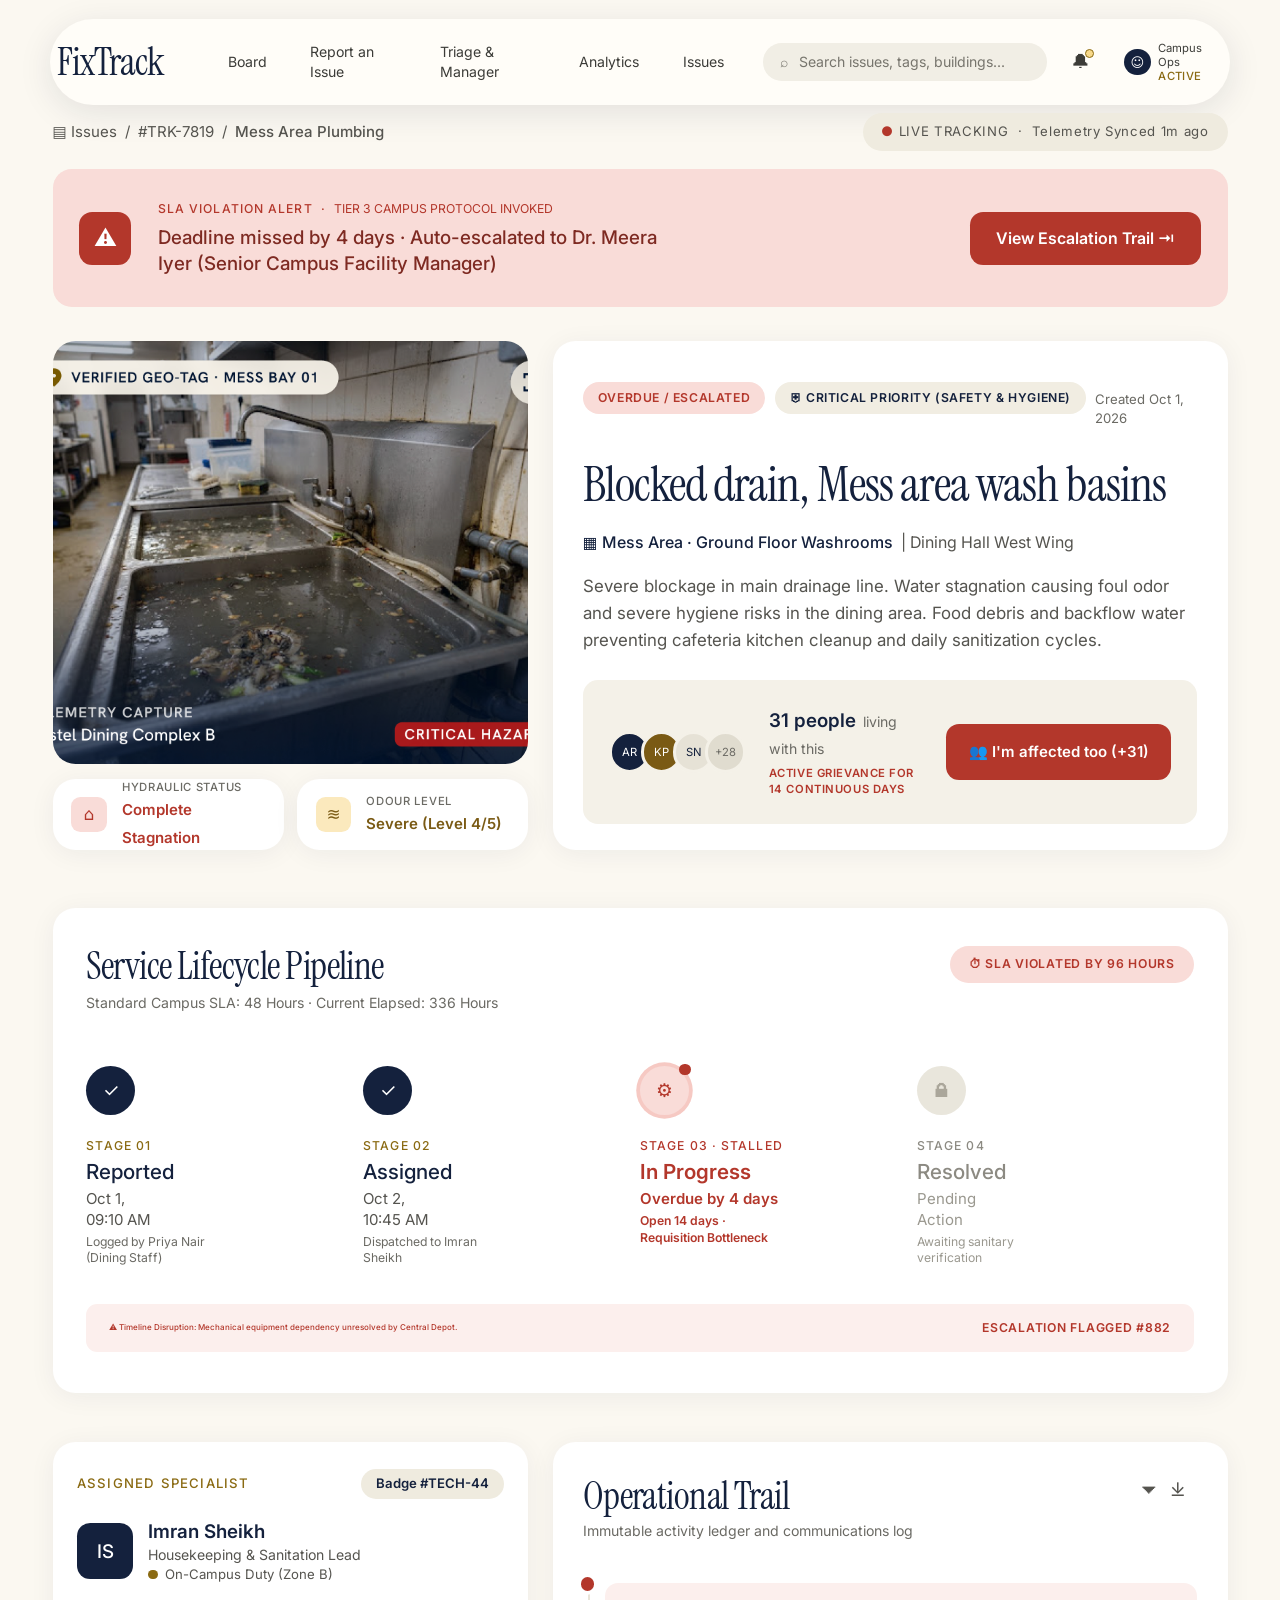
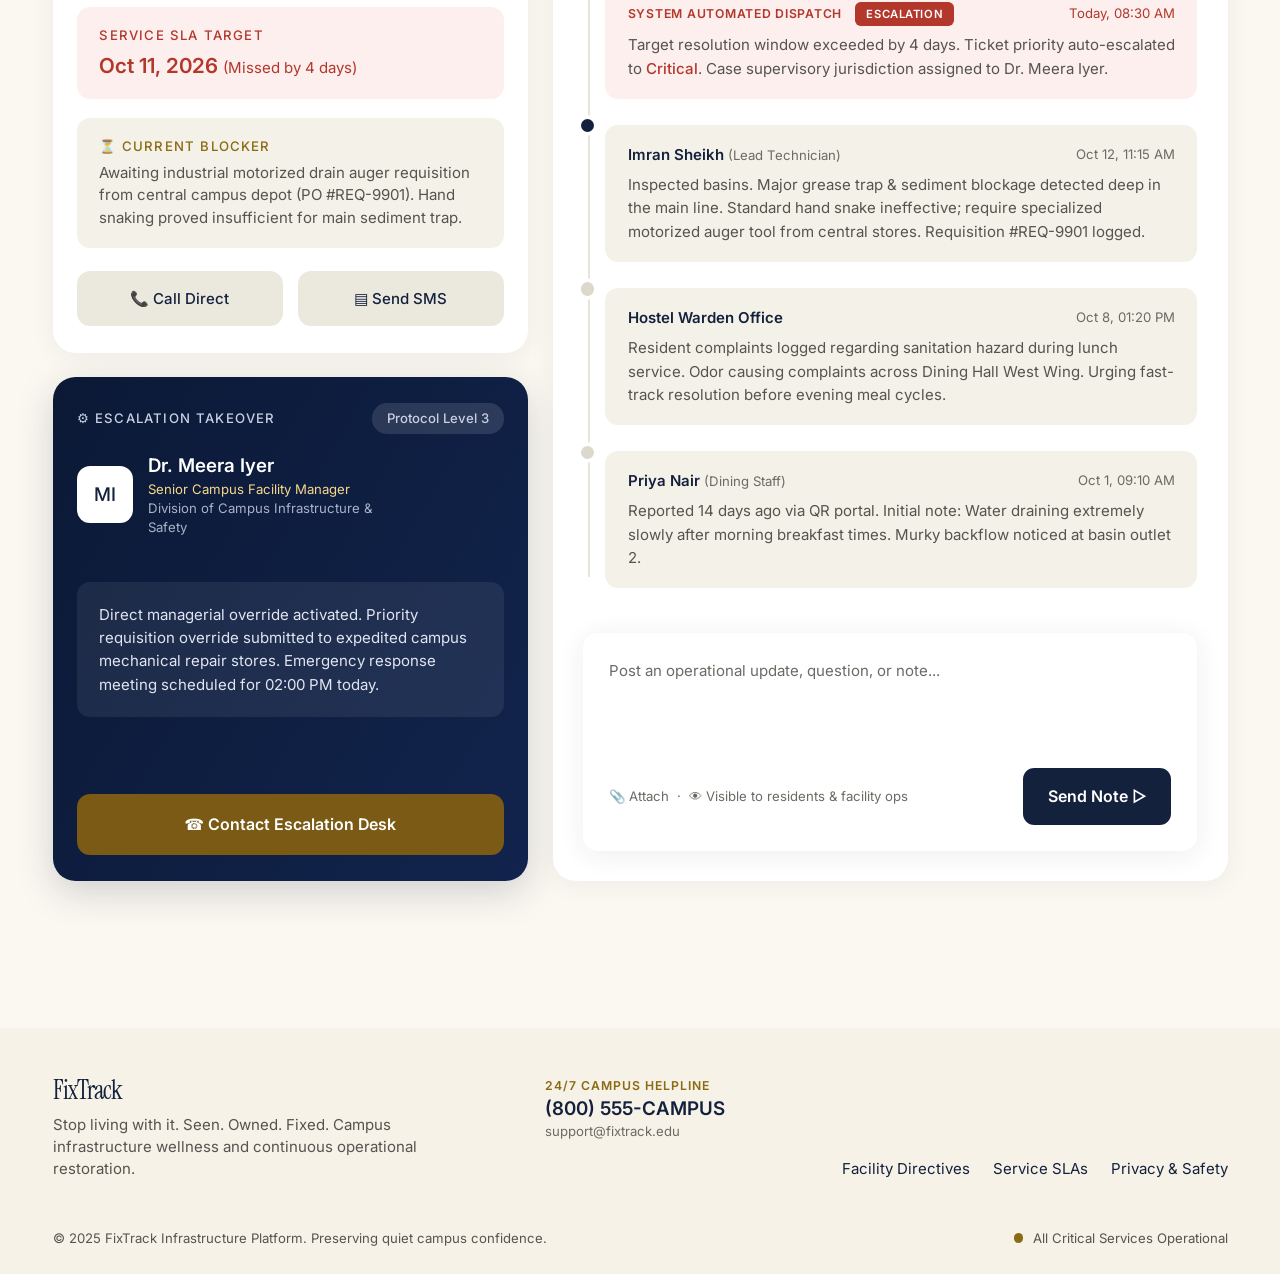
<file: feature.html>
<!doctype html>
<html lang="en">
  <head>
    <meta charset="UTF-8" />
    <meta name="viewport" content="width=device-width, initial-scale=1" />
    <title>FixTrack – #TRK-7819 Mess Area Plumbing</title>
    <link rel="preconnect" href="https://fonts.googleapis.com" />
    <link rel="preconnect" href="https://fonts.gstatic.com" crossorigin />
    <link
      href="https://fonts.googleapis.com/css2?family=Instrument+Serif&family=Inter:wght@400;500;600&display=swap"
      rel="stylesheet"
    />
    <link rel="stylesheet" href="feature.css" />
  </head>
  <body>
    <header class="nav">
      <a class="logo" href="#">FixTrack</a>
      <nav class="nav-links" aria-label="Main">
        <a href="#">Board</a><a href="#">Report an<br />Issue</a
        ><a href="#">Triage &amp;<br />Manager</a><a href="#">Analytics</a
        ><a href="#">Issues</a>
      </nav>
      <div class="search">⌕<span>Search issues, tags, buildings...</span></div>
      <span class="bell" aria-label="Notifications">🔔︎</span>
      <div class="user">
        <div class="avatar">☺</div>
        <div>Campus<br />Ops<span>ACTIVE</span></div>
      </div>
    </header>

    <main class="container">
      <div class="breadcrumbs">
        <span
          >▤ Issues &nbsp;/&nbsp; #TRK-7819 &nbsp;/&nbsp;
          <b style="font-weight: 500; color: var(--ink)"
            >Mess Area Plumbing</b
          ></span
        >
        <span class="live-badge"
          ><b>●</b> LIVE TRACKING &nbsp;·&nbsp; Telemetry Synced 1m ago</span
        >
      </div>

      <section class="sla-alert" role="alert">
        <div class="alert-icon">⚠</div>
        <div>
          <div class="small-label">
            SLA Violation Alert &nbsp;·&nbsp;
            <span style="font-weight: 400; letter-spacing: 0"
              >Tier 3 Campus Protocol Invoked</span
            >
          </div>
          <p>
            Deadline missed by 4 days · Auto-escalated to Dr. Meera Iyer (Senior
            Campus Facility Manager)
          </p>
        </div>
        <button class="btn">View Escalation Trail ⇥</button>
      </section>

      <section class="two-columns hero-section">
        <div>
          <div class="photo-card">
            <img
              src="mess-bay.png"
              alt="Blocked wash basin drain in Mess Bay 01, Hostel Dining Complex B (critical hazard)" height="370px" width="400px"
            />
          </div>
          <div class="mini-cards">
            <div class="card">
              <span class="icon-box">⌂</span>
              <div>
                <small>HYDRAULIC STATUS</small><b>Complete Stagnation</b>
              </div>
            </div>
            <div class="card odour-card">
              <span class="icon-box yellow">≋</span>
              <div><small>ODOUR LEVEL</small><b>Severe (Level 4/5)</b></div>
            </div>
          </div>
        </div>
        <article class="card details-card">
          <div class="tag-row">
            <span class="tag red">OVERDUE / ESCALATED</span
            ><span class="tag">⛨ CRITICAL PRIORITY (SAFETY &amp; HYGIENE)</span
            ><span class="created-date">Created Oct 1, 2026</span>
          </div>
          <h1>Blocked drain, Mess area wash basins</h1>
          <p class="location-line">
            <b>▦ Mess Area · Ground Floor Washrooms</b> &nbsp;| Dining Hall West
            Wing
          </p>
          <p class="description">
            Severe blockage in main drainage line. Water stagnation causing foul
            odor and severe hygiene risks in the dining area. Food debris and
            backflow water preventing cafeteria kitchen cleanup and daily
            sanitization cycles.
          </p>
          <div class="affected-box">
            <div class="avatar-group">
              <i>AR</i><i>KP</i><i>SN</i><i>+28</i>
            </div>
            <div>
              <span class="affected-count"
                >31 people<small>living with this</small></span
              ><em>ACTIVE GRIEVANCE FOR 14 CONTINUOUS DAYS</em>
            </div>
            <button class="btn">👥 I'm affected too (+31)</button>
          </div>
        </article>
      </section>

      <section class="card pipeline-card">
        <div class="pipeline-header">
          <div>
            <h2>Service Lifecycle Pipeline</h2>
            <p>Standard Campus SLA: 48 Hours · Current Elapsed: 336 Hours</p>
          </div>
          <span class="violation-badge">⏱ SLA VIOLATED BY 96 HOURS</span>
        </div>
        <div class="stages">
          <div class="stage">
            <div class="stage-circle">✓</div>
            <span class="small-label">STAGE 01</span><b>Reported</b
            ><span class="stage-time">Oct 1,<br />09:10 AM</span
            ><small>Logged by Priya Nair (Dining Staff)</small>
          </div>
          <div class="stage">
            <div class="stage-circle">✓</div>
            <span class="small-label">STAGE 02</span><b>Assigned</b
            ><span class="stage-time">Oct 2,<br />10:45 AM</span
            ><small>Dispatched to Imran Sheikh</small>
          </div>
          <div class="stage stalled">
            <div class="stage-circle">⚙</div>
            <span class="small-label">STAGE 03 · STALLED</span><b>In Progress</b
            ><span class="stage-time">Overdue by 4 days</span
            ><small style="max-width: none; font-weight: 600"
              >Open 14 days ·<br />Requisition Bottleneck</small
            >
          </div>
          <div class="stage pending">
            <div class="stage-circle">🔒︎</div>
            <span class="small-label">STAGE 04</span><b>Resolved</b
            ><span class="stage-time">Pending<br />Action</span
            ><small>Awaiting sanitary verification</small>
          </div>
        </div>
        <div class="disruption-banner">
          <span style="font-size: 8px; letter-spacing: 0; font-weight: 500"
            >⚠ Timeline Disruption: Mechanical equipment dependency unresolved
            by Central Depot.</span
          ><span>ESCALATION FLAGGED #882</span>
        </div>
      </section>

      <section class="two-columns bottom-section">
        <div class="left-column">
          <article class="card specialist-card">
            <div class="card-header">
              <span class="small-label">Assigned Specialist</span
              ><span class="badge">Badge #TECH-44</span>
            </div>
            <div class="person">
              <div class="icon-box">IS</div>
              <div>
                <b>Imran Sheikh</b
                ><small>Housekeeping &amp; Sanitation Lead</small
                ><small class="duty-status">On-Campus Duty (Zone B)</small>
              </div>
            </div>
            <div class="info-box pink">
              <span class="small-label">Service SLA Target</span
              ><b>Oct 11, 2026 <span>(Missed by 4 days)</span></b>
            </div>
            <div class="info-box">
              <span class="small-label">⏳ Current Blocker</span>
              <p>
                Awaiting industrial motorized drain auger requisition from
                central campus depot (PO #REQ-9901). Hand snaking proved
                insufficient for main sediment trap.
              </p>
            </div>
            <div class="action-buttons">
              <button>📞 Call Direct</button><button>▤ Send SMS</button>
            </div>
          </article>
          <article class="escalation-card">
            <div class="card-header">
              <span class="small-label">⚙ Escalation Takeover</span
              ><span class="badge">Protocol Level 3</span>
            </div>
            <div class="person">
              <div class="icon-box">MI</div>
              <div>
                <b>Dr. Meera Iyer</b
                ><small>Senior Campus Facility Manager</small
                ><small
                  >Division of Campus Infrastructure &amp;<br />Safety</small
                >
              </div>
            </div>
            <div class="escalation-message">
              Direct managerial override activated. Priority requisition
              override submitted to expedited campus mechanical repair stores.
              Emergency response meeting scheduled for 02:00 PM today.
            </div>
            <button class="escalation-button">☎ Contact Escalation Desk</button>
          </article>
        </div>

        <article class="card trail-card">
          <div class="trail-header">
            <div>
              <h2>Operational Trail</h2>
              <p>Immutable activity ledger and communications log</p>
            </div>
            <span>⏷⤓</span>
          </div>
          <div class="timeline">
            <div class="timeline-event system-event">
              <div class="event-header">
                <b
                  >SYSTEM AUTOMATED DISPATCH
                  <span class="pill">ESCALATION</span></b
                ><span>Today, 08:30 AM</span>
              </div>
              <p>
                Target resolution window exceeded by 4 days. Ticket priority
                auto-escalated to <b>Critical</b>. Case supervisory jurisdiction
                assigned to Dr. Meera Iyer.
              </p>
            </div>
            <div class="timeline-event navy-dot">
              <div class="event-header">
                <b>Imran Sheikh <small>(Lead Technician)</small></b
                ><span>Oct 12, 11:15 AM</span>
              </div>
              <p>
                Inspected basins. Major grease trap &amp; sediment blockage
                detected deep in the main line. Standard hand snake ineffective;
                require specialized motorized auger tool from central stores.
                Requisition #REQ-9901 logged.
              </p>
            </div>
            <div class="timeline-event">
              <div class="event-header">
                <b>Hostel Warden Office</b><span>Oct 8, 01:20 PM</span>
              </div>
              <p>
                Resident complaints logged regarding sanitation hazard during
                lunch service. Odor causing complaints across Dining Hall West
                Wing. Urging fast-track resolution before evening meal cycles.
              </p>
            </div>
            <div class="timeline-event">
              <div class="event-header">
                <b>Priya Nair <small>(Dining Staff)</small></b
                ><span>Oct 1, 09:10 AM</span>
              </div>
              <p>
                Reported 14 days ago via QR portal. Initial note: Water draining
                extremely slowly after morning breakfast times. Murky backflow
                noticed at basin outlet 2.
              </p>
            </div>
          </div>
          <div class="composer">
            <span>Post an operational update, question, or note...</span>
            <div class="composer-footer">
              <span
                >📎 Attach &nbsp;·&nbsp; 👁 Visible to residents &amp; facility
                ops</span
              ><button class="send-button">Send Note ▷</button>
            </div>
          </div>
        </article>
      </section>
    </main>

    <footer>
      <div class="footer-content">
        <div>
          <div class="logo">FixTrack</div>
          <p>
            Stop living with it. Seen. Owned. Fixed. Campus infrastructure
            wellness and continuous operational restoration.
          </p>
        </div>
        <div class="helpline">
          <small>24/7 CAMPUS HELPLINE</small><b>(800) 555-CAMPUS</b
          ><span>support@fixtrack.edu</span>
        </div>
        <nav class="footer-links">
          <a href="#">Facility Directives</a><a href="#">Service SLAs</a
          ><a href="#">Privacy &amp; Safety</a>
        </nav>
      </div>
      <div class="footer-bottom">
        <p>
          © 2025 FixTrack Infrastructure Platform. Preserving quiet campus
          confidence.
        </p>
        <span>All Critical Services Operational</span>
      </div>
    </footer>
  </body>
</html>
</file>
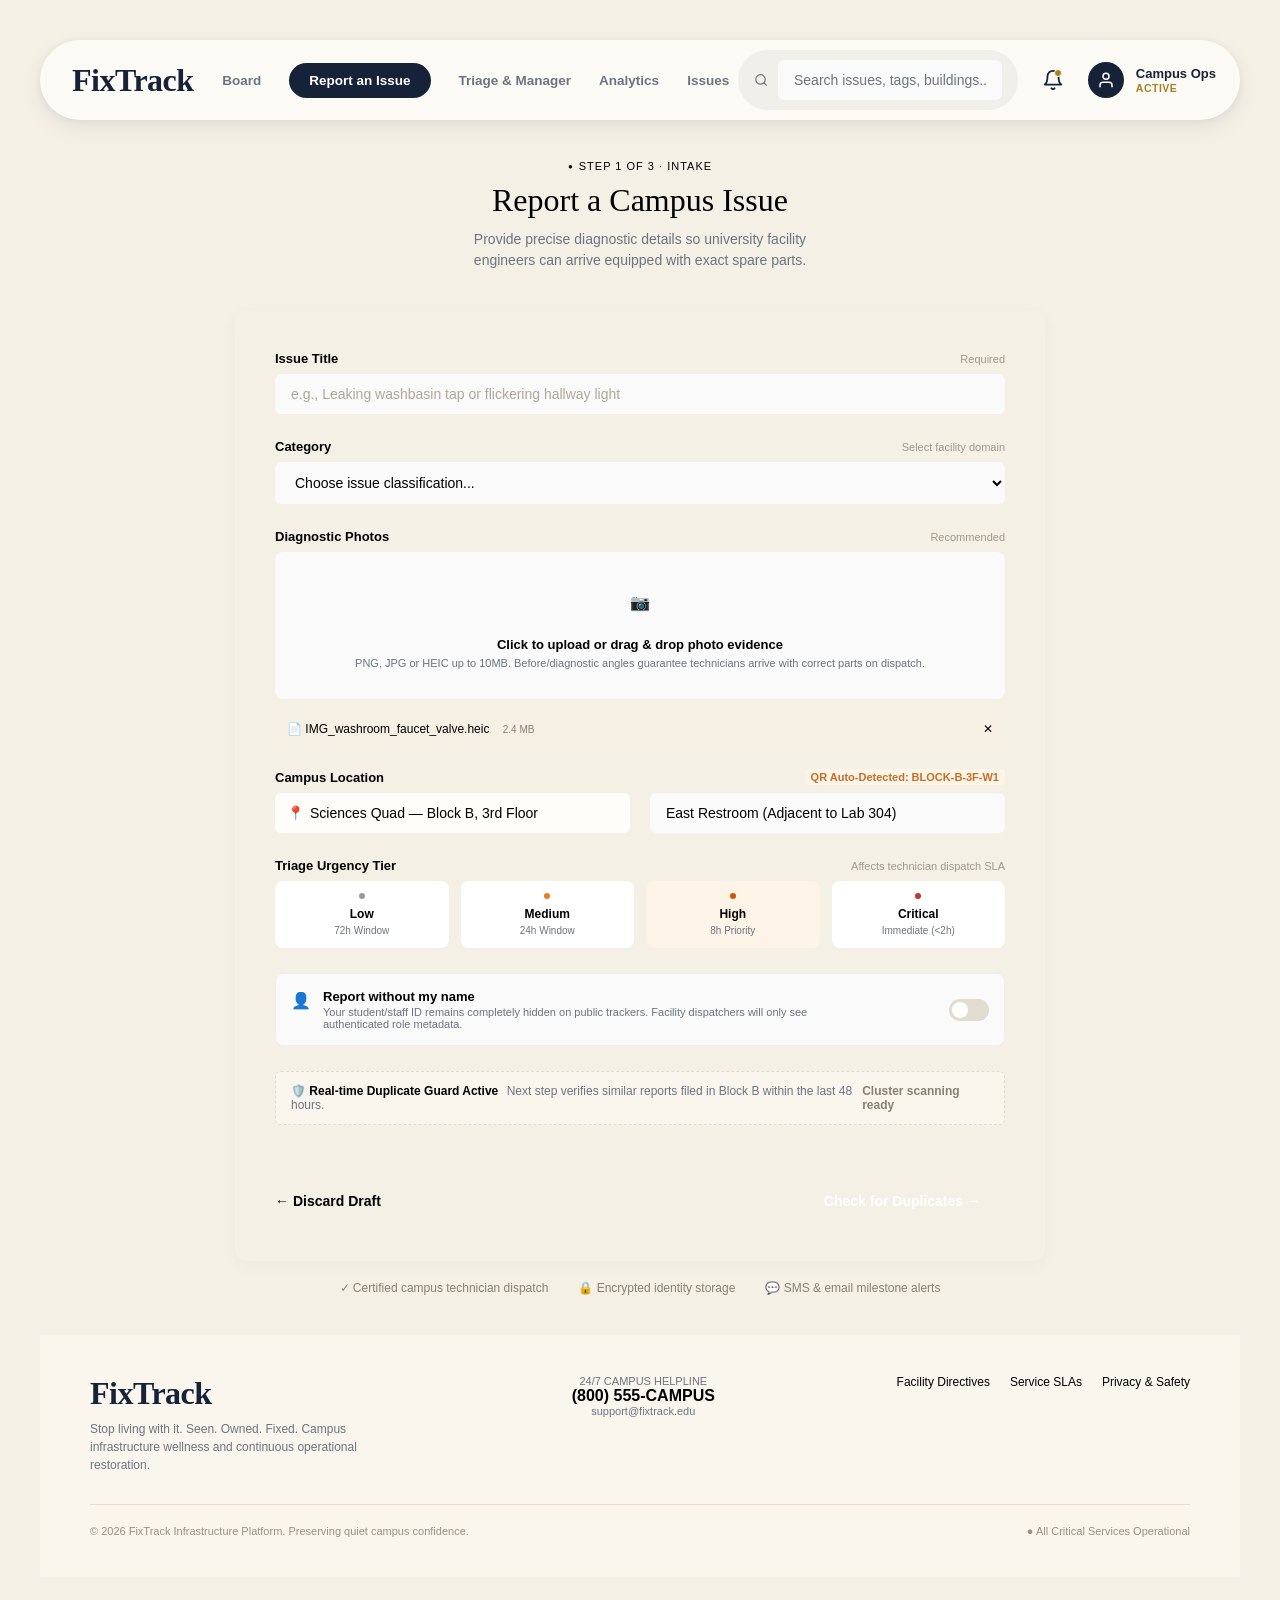
<file: report-issue/report.html>
<!doctype html>
<html lang="en">
  <head>
    <meta charset="UTF-8" />
    <meta name="viewport" content="width=device-width, initial-scale=1.0" />
    <title>FixTrack - Report a Campus Issue</title>
    <!-- Linking external CSS stylesheet -->
    <link rel="stylesheet" href="report.css" />
  </head>
  <body>
    <nav class="floating-navbar">
      <a href="#" class="logo">FixTrack</a>

      <ul class="nav-links">
        <li><a href="#">Board</a></li>
        <li><a href="#" class="active">Report an Issue</a></li>
        <li><a href="#">Triage & Manager</a></li>
        <li><a href="#">Analytics</a></li>
        <li><a href="#">Issues</a></li>
      </ul>

      <div class="nav-right">
        <div class="search-box">
          <svg
            class="search-icon"
            xmlns="http://www.w3.org/2000/svg"
            viewBox="0 0 24 24"
            fill="none"
            stroke="currentColor"
            stroke-width="2"
            stroke-linecap="round"
            stroke-linejoin="round"
          >
            <circle cx="11" cy="11" r="8"></circle>
            <line x1="21" y1="21" x2="16.65" y2="16.65"></line>
          </svg>
          <input type="text" placeholder="Search issues, tags, buildings..." />
        </div>

        <button class="notif-btn" aria-label="Notifications">
          <svg
            xmlns="http://www.w3.org/2000/svg"
            viewBox="0 0 24 24"
            fill="none"
            stroke="currentColor"
            stroke-width="2"
            stroke-linecap="round"
            stroke-linejoin="round"
          >
            <path d="M18 8A6 6 0 0 0 6 8c0 7-3 9-3 9h18s-3-2-3-9"></path>
            <path d="M13.73 21a2 2 0 0 1-3.46 0"></path>
          </svg>
          <span class="notif-dot"></span>
        </button>

        <div class="user-profile">
          <div class="avatar">
            <svg
              xmlns="http://www.w3.org/2000/svg"
              viewBox="0 0 24 24"
              fill="none"
              stroke="currentColor"
              stroke-width="2"
              stroke-linecap="round"
              stroke-linejoin="round"
            >
              <path d="M20 21v-2a4 4 0 0 0-4-4H8a4 4 0 0 0-4 4v2"></path>
              <circle cx="12" cy="7" r="4"></circle>
            </svg>
          </div>
          <div class="user-details">
            <span class="user-name">Campus Ops</span>
            <span class="user-status">ACTIVE</span>
          </div>
        </div>
      </div>
    </nav>
        <main>
      <div class="step-indicator">Step 1 of 3 · Intake</div>
      <h1>Report a Campus Issue</h1>
      <p class="subtitle">
        Provide precise diagnostic details so university facility<br />engineers
        can arrive equipped with exact spare parts.
      </p>

      <div class="form-card">
        <div class="form-group">
          <div class="form-label-row">
            <label for="issue-title">Issue Title</label>
            <span class="label-hint">Required</span>
          </div>
          <input
            type="text"
            id="issue-title"
            placeholder="e.g., Leaking washbasin tap or flickering hallway light"
          />
        </div>

        <div class="form-group">
          <div class="form-label-row">
            <label for="category">Category</label>
            <span class="label-hint">Select facility domain</span>
          </div>
          <select id="category">
            <option>Choose issue classification...</option>
          </select>
        </div>

        <div class="form-group">
          <div class="form-label-row">
            <label>Diagnostic Photos</label>
            <span class="label-hint">Recommended</span>
          </div>
          <div class="upload-container">
            <div class="upload-icon">📷</div>
            <div class="upload-text">
              <h4>Click to upload or drag & drop photo evidence</h4>
              <p>
                PNG, JPG or HEIC up to 10MB. Before/diagnostic angles guarantee
                technicians arrive with correct parts on dispatch.
              </p>
            </div>
          </div>
          <div class="uploaded-file-tag">
            <span
              >📄 IMG_washroom_faucet_valve.heic
              <small class="file-size">2.4 MB</small></span
            >
            <span class="remove-file">✕</span>
          </div>
        </div>

        <div class="form-group">
          <div class="form-label-row">
            <label>Campus Location</label>
            <span class="qr-badge">QR Auto-Detected: BLOCK-B-3F-W1</span>
          </div>
          <div class="location-grid">
            <div class="input-with-icon">
              <span class="input-icon-left">📍</span>
              <input type="text" value="Sciences Quad — Block B, 3rd Floor" />
            </div>
            <div>
              <input type="text" value="East Restroom (Adjacent to Lab 304)" />
            </div>
          </div>
        </div>

        <div class="form-group">
          <div class="form-label-row">
            <label>Triage Urgency Tier</label>
            <span class="label-hint">Affects technician dispatch SLA</span>
          </div>
          <div class="urgency-grid">
            <div class="urgency-btn low">
              <div class="dot"></div>
              <span class="urgency-title">Low</span>
              <span class="urgency-desc">72h Window</span>
            </div>
            <div class="urgency-btn medium">
              <div class="dot"></div>
              <span class="urgency-title">Medium</span>
              <span class="urgency-desc">24h Window</span>
            </div>
            <div class="urgency-btn active high">
              <div class="dot"></div>
              <span class="urgency-title">High</span>
              <span class="urgency-desc">8h Priority</span>
            </div>
            <div class="urgency-btn critical">
              <div class="dot"></div>
              <span class="urgency-title">Critical</span>
              <span class="urgency-desc">Immediate (&lt;2h)</span>
            </div>
          </div>
        </div>

        <div class="form-group">
          <div class="toggle-row">
            <div class="toggle-info">
              <span class="toggle-icon">👤</span>
              <div>
                <h4>Report without my name</h4>
                <p>
                  Your student/staff ID remains completely hidden on public
                  trackers. Facility dispatchers will only see authenticated
                  role metadata.
                </p>
              </div>
            </div>
            <label class="switch">
              <input type="checkbox" />
              <span class="slider"></span>
            </label>
          </div>
        </div>

        <div class="form-group">
          <div class="alert-banner">
            <span
              >🛡️ <strong>Real-time Duplicate Guard Active</strong>
              <span class="alert-subtext"
                >Next step verifies similar reports filed in Block B within the
                last 48 hours.</span
              ></span
            >
            <span class="scanner-status">Cluster scanning ready</span>
          </div>
        </div>

        <div class="form-actions">
          <button class="btn-text">← Discard Draft</button>
          <button class="btn-primary">Check for Duplicates →</button>
        </div>
      </div>

      <div class="badges-bar">
        <span>✓ Certified campus technician dispatch</span>
        <span>🔒 Encrypted identity storage</span>
        <span>💬 SMS & email milestone alerts</span>
      </div>
    </main>

    <footer>
      <div class="footer-top">
        <div class="footer-brand">
          <div class="logo">FixTrack</div>
          <p>
            Stop living with it. Seen. Owned. Fixed. Campus infrastructure
            wellness and continuous operational restoration.
          </p>
        </div>
        <div class="footer-helpline">
          <div class="helpline-title">24/7 CAMPUS HELPLINE</div>
          <div class="helpline-num">(800) 555-CAMPUS</div>
          <div class="helpline-email">support@fixtrack.edu</div>
        </div>
        <div class="footer-links">
          <a href="#">Facility Directives</a>
          <a href="#">Service SLAs</a>
          <a href="#">Privacy & Safety</a>
        </div>
      </div>
      <div class="footer-bottom">
        <span
          >© 2026 FixTrack Infrastructure Platform. Preserving quiet campus
          confidence.</span
        >
        <span>● All Critical Services Operational</span>
      </div>
    </footer>
  </body>
</html>
</file>
<file: feature.css>
/* Responsive scaling: every size below is in rem, so changing the
   font-size on <html> scales the whole page up or down together.
   From 768px wide, 1rem = 2.35% of the screen width, so the page
   always fills about 92% of the screen. */
html {
    font-size: 16px;
}

@media (min-width: 768px) {
    html { font-size: 2.35vw; }
}

/* Stop growing on very large screens */
@media (min-width: 2043px) {
    html { font-size: 48px; }
}

* {
    box-sizing: border-box;
    margin: 0;
    padding: 0;
}

body {
    background: #fbf8f1;
    color: #14213d;
    font-family: "Inter",system-ui,-apple-system,"Segoe UI",sans-serif;
    font-size: 0.625rem;
    line-height: 1.45;
}

button {
    font: inherit;
    color: inherit;
    border: 0;
    cursor: pointer;
}

a {
    color: inherit;
    text-decoration: none;
}

:focus-visible {
    outline: 0.125rem solid #14213d;
    outline-offset: 0.125rem;
}

.container {
    width: calc(100% - 1.5rem);
    max-width: 39.0625rem;
    margin: 0 auto;
}

.small-label {
    font-size: 0.4375rem;
    letter-spacing: .09em;
    font-weight: 500;
    color: #8a6a12;
    text-transform: uppercase;
}

.card {
    background: #fff;
    border-radius: 0.75rem;
    box-shadow: 0 0.125rem 0.875rem rgba(20,33,61,.06);
}


/* nav */
.nav {
    display: flex;
    align-items: center;
    width: calc(100% - 1.5rem);
    max-width: 39.25rem;
    height: 2.875rem;
    margin: 0.625rem auto 0;
    padding: 0 1rem 0 0.25rem;
    background: #fffdf8;
    border-radius: 1.75rem;
    box-shadow: 0 0.25rem 1.125rem rgba(20,33,61,.10);
}

.logo {
    font-family: "Instrument Serif","Times New Roman",serif;
    font-size: 1.3125rem;
    line-height: 1;
    letter-spacing: -0.0312rem;
    flex: none;
}

.nav-links {
    display: flex;
    align-items: center;
    margin-left: 2.125rem;
    font-size: 0.4688rem;
    line-height: 1.45;
    color: #3c3c38;
}

.nav-links a {
    white-space: nowrap;
}

.nav-links a:nth-child(2) {
    margin-left: 1.4375rem;
}

.nav-links a:nth-child(3) {
    margin-left: 2.1875rem;
}

.nav-links a:nth-child(4) {
    margin-left: 2.6875rem;
}

.nav-links a:nth-child(5) {
    margin-left: 1.4375rem;
}

.search {
    flex: none;
    display: flex;
    align-items: center;
    gap: 0.375rem;
    width: 9.4375rem;
    height: 1.25rem;
    margin-left: 1.3125rem;
    padding: 0 0.5625rem;
    border-radius: 0.625rem;
    background: #f1eee5;
    color: #77756d;
    font-size: 0.4688rem;
    white-space: nowrap;
    overflow: hidden;
}

.bell {
    position: relative;
    flex: none;
    margin-left: 0.8125rem;
    font-size: 0.625rem;
    line-height: 1;
    color: #3c3c38;
}

.bell::after {
    content: "";
    position: absolute;
    top: -0.125rem;
    right: -0.125rem;
    width: 0.25rem;
    height: 0.25rem;
    border-radius: 50%;
    background: #f8d98a;
    border: 0.0625rem solid #8a6a12;
}

.user {
    display: flex;
    align-items: center;
    gap: 0.25rem;
    flex: none;
    margin-left: 1.125rem;
    font-size: 0.375rem;
    line-height: 1.25;
    color: #3c3c38;
}

.avatar {
    width: 0.875rem;
    height: 0.875rem;
    border-radius: 50%;
    background: #14213d;
    color: #fff;
    display: grid;
    place-items: center;
    font-size: 0.4375rem;
}

.user span {
    display: block;
    color: #8a6a12;
    font-weight: 500;
    letter-spacing: .04em;
}


/* crumbs + alert */
.breadcrumbs {
    display: flex;
    justify-content: space-between;
    align-items: center;
    margin: 0.25rem 0 0.625rem;
    font-size: 0.5rem;
    color: #55544f;
}

.breadcrumbs .live-badge {
    padding: 0.3125rem 0.625rem;
    border-radius: 0.75rem;
    background: #efebdf;
    font-size: 0.4375rem;
    letter-spacing: .05em;
    color: #55544f;
}

.breadcrumbs .live-badge b {
    color: #b3372b;
    font-weight: 600;
}

.sla-alert {
    display: flex;
    align-items: center;
    gap: 0.875rem;
    padding: 1rem 0.875rem;
    border-radius: 0.625rem;
    background: #f9dcd8;
    color: #7e2a22;
}

.sla-alert .alert-icon {
    flex: none;
    width: 1.75rem;
    height: 1.75rem;
    border-radius: 0.4375rem;
    background: #b3372b;
    color: #fff;
    display: grid;
    place-items: center;
    font-size: 0.75rem;
}

.sla-alert .small-label {
    color: #b3372b;
    font-size: 0.4062rem;
}

.sla-alert p {
    font-size: 0.625rem;
    font-weight: 500;
    line-height: 1.4;
    margin-top: 0.25rem;
    max-width: 16.875rem;
}

.sla-alert .btn {
    margin-left: auto;
    flex: none;
    padding: 0.5rem 0.875rem;
    border-radius: 0.4375rem;
    background: #b3372b;
    color: #fff;
    font-size: 0.5312rem;
    font-weight: 600;
}


/* hero */
.two-columns {
    display: grid;
    grid-template-columns: 253fr 359fr;
    gap: 0.8125rem;
}

.hero-section {
    margin-top: 1.125rem;
}

.photo-card {
    position: relative;
    isolation: isolate;
    height: 11.875rem;
    border-radius: 0.75rem;
    overflow: hidden;
    color: #fff;
    padding: 0.625rem;
    display: flex;
    flex-direction: column;
    justify-content: space-between;
}

.photo-card::before {
    content: "";
    position: absolute;
    top: 0;
    right: 0;
    bottom: 0;
    left: 0;
    z-index: -2;
    background: radial-gradient(ellipse 60% 30% at 55% 62%,#8b9296,transparent 70%),linear-gradient(165deg,#3a3e41 0%,#6a6f72 45%,#25282b 100%);
}

.photo-card::after {
    content: "";
    position: absolute;
    top: 0;
    right: 0;
    bottom: 0;
    left: 0;
    z-index: -1;
    background: linear-gradient(transparent 55%,rgba(10,12,16,.85));
}

.photo-card .photo-top {
    display: flex;
    justify-content: space-between;
    align-items: flex-start;
}

.geo-tag {
    padding: 0.25rem 0.5625rem;
    border-radius: 0.75rem;
    background: #fff;
    color: #14213d;
    font-size: 0.4062rem;
    letter-spacing: .06em;
    font-weight: 600;
}

.geo-tag i {
    color: #b3372b;
    font-style: normal;
}

.expand-icon {
    width: 1.125rem;
    height: 1.125rem;
    border-radius: 50%;
    background: rgba(255,255,255,.25);
    display: grid;
    place-items: center;
    font-size: 0.5625rem;
}

.photo-card .photo-bottom {
    display: flex;
    justify-content: space-between;
    align-items: flex-end;
    font-size: 0.5312rem;
    line-height: 1.35;
}

.photo-card .photo-bottom small {
    display: block;
    font-size: 0.4062rem;
    letter-spacing: .06em;
    color: #e5e2da;
}

.hazard-badge {
    padding: 0.1875rem 0.5rem;
    border-radius: 0.1875rem;
    background: #b3372b;
    font-size: 0.4062rem;
    font-weight: 600;
    letter-spacing: .06em;
}

.hero-section>div:first-child {
    display: flex;
    flex-direction: column;
}

.hero-section .photo-card {
    flex: 1;
    height: auto;
    min-height: 11.875rem;
}

.mini-cards {
    display: grid;
    grid-template-columns: 1fr 1fr;
    gap: 0.4375rem;
    margin-top: 0.5rem;
}

.mini-cards .card {
    display: flex;
    align-items: center;
    gap: 0.5rem;
    padding: 0.5rem 0.625rem;
    height: 2.375rem;
}

.mini-cards .icon-box {
    flex: none;
    width: 1.1875rem;
    height: 1.1875rem;
    border-radius: 0.3125rem;
    background: #f9dcd8;
    color: #b3372b;
    display: grid;
    place-items: center;
    font-size: 0.5625rem;
}

.mini-cards .icon-box.yellow {
    background: #fbe9bd;
    color: #7a5a14;
}

.mini-cards small {
    display: block;
    font-size: 0.375rem;
    letter-spacing: .06em;
    color: #6b6a64;
    font-weight: 500;
}

.mini-cards b {
    font-size: 0.5rem;
    font-weight: 600;
    color: #b3372b;
}

.mini-cards .yellow~div b,
.mini-cards .odour-card b {
    color: #7a5a14;
}

.details-card {
    padding: 0.875rem 1rem 0.875rem;
}

.tag-row {
    display: flex;
    gap: 0.3125rem;
    align-items: center;
}

.tag {
    padding: 0.25rem 0.5rem;
    border-radius: 0.5625rem;
    background: #f1ede2;
    font-size: 0.4062rem;
    letter-spacing: .05em;
    font-weight: 600;
    white-space: nowrap;
}

.tag.red {
    background: #f9dcd8;
    color: #b3372b;
}

.tag-row .created-date {
    margin-left: auto;
    font-size: 0.4375rem;
    color: #6b6a64;
    align-self: flex-start;
    margin-top: 0.75rem;
}

h1 {
    font-family: "Instrument Serif","Times New Roman",serif;
    font-weight: 400;
    font-size: 1.625rem;
    line-height: 1.1;
    letter-spacing: -0.0312rem;
    margin: 1rem 0 0.625rem;
}

.location-line {
    font-size: 0.5312rem;
    color: #55544f;
    margin-bottom: 0.625rem;
}

.location-line b {
    font-weight: 500;
    color: #14213d;
}

.description {
    font-size: 0.5625rem;
    line-height: 1.6;
    color: #55544f;
    margin-bottom: 0.875rem;
}

.affected-box {
    display: flex;
    align-items: center;
    gap: 0.75rem;
    padding: 0.875rem 0.875rem;
    border-radius: 0.5rem;
    background: #f4f1e8;
}

.avatar-group {
    display: flex;
    flex: none;
}

.avatar-group i {
    width: 1.375rem;
    height: 1.375rem;
    border-radius: 50%;
    border: 0.125rem solid #f4f1e8;
    display: grid;
    place-items: center;
    font-style: normal;
    font-size: 0.375rem;
    background: #14213d;
    color: #fff;
    margin-left: -0.3125rem;
}

.avatar-group i:first-child {
    margin-left: 0;
}

.avatar-group i:nth-child(2) {
    background: #7a5a14;
}

.avatar-group i:nth-child(3) {
    background: #e6e2d6;
    color: #14213d;
}

.avatar-group i:nth-child(4) {
    background: #e0dccf;
    color: #6b6a64;
}

.affected-box .affected-count {
    font-size: 0.625rem;
    font-weight: 600;
    line-height: 1.1;
}

.affected-box small {
    font-size: 0.4688rem;
    color: #6b6a64;
    font-weight: 400;
    margin-left: 0.25rem;
}

.affected-box em {
    display: block;
    font-style: normal;
    font-size: 0.375rem;
    letter-spacing: .05em;
    color: #b3372b;
    font-weight: 600;
    margin-top: 0.125rem;
    max-width: 8.125rem;
}

.affected-box .btn {
    margin-left: auto;
    padding: 0.5625rem 0.75rem;
    border-radius: 0.4375rem;
    background: #b3372b;
    color: #fff;
    font-size: 0.5rem;
    font-weight: 600;
    white-space: nowrap;
}


/* pipeline */
.pipeline-card {
    margin-top: 1.9375rem;
    padding: 1.25rem 1.125rem 1.375rem;
}

.pipeline-header {
    display: flex;
    justify-content: space-between;
    align-items: flex-start;
}

.pipeline-header h2 {
    font-family: "Instrument Serif","Times New Roman",serif;
    font-weight: 400;
    font-size: 1.25rem;
    line-height: 1.1;
    letter-spacing: -0.0187rem;
}

.pipeline-header p {
    font-size: 0.4688rem;
    color: #6b6a64;
    margin-top: 0.1875rem;
}

.violation-badge {
    padding: 0.3125rem 0.625rem;
    border-radius: 0.625rem;
    background: #f9dcd8;
    color: #b3372b;
    font-size: 0.4062rem;
    letter-spacing: .06em;
    font-weight: 600;
}

.stages {
    display: grid;
    grid-template-columns: repeat(4,1fr);
    gap: 0;
    margin: 1.75rem 0 1.25rem;
}

.stage {
    font-size: 0.5rem;
    line-height: 1.35;
}

.stage .stage-circle {
    position: relative;
    width: 1.625rem;
    height: 1.625rem;
    border-radius: 50%;
    background: #14213d;
    color: #fff;
    display: grid;
    place-items: center;
    font-size: 0.625rem;
    margin-bottom: 0.75rem;
}

.stage.stalled .stage-circle {
    background: #f9dcd8;
    color: #b3372b;
    box-shadow: 0 0 0 0.125rem #f6c9c3;
}

.stage.stalled .stage-circle::after {
    content: "";
    position: absolute;
    top: -0.0625rem;
    right: -0.0625rem;
    width: 0.375rem;
    height: 0.375rem;
    border-radius: 50%;
    background: #b3372b;
}

.stage.pending .stage-circle {
    background: #e9e6dc;
    color: #aaa69a;
}

.stage .small-label {
    display: block;
    font-size: 0.4062rem;
    margin-bottom: 0.125rem;
}

.stage b {
    display: block;
    font-size: 0.6875rem;
    font-weight: 500;
    margin-bottom: 0.125rem;
}

.stage .stage-time {
    display: block;
    font-size: 0.5rem;
    color: #55544f;
}

.stage small {
    display: block;
    font-size: 0.4062rem;
    color: #6b6a64;
    margin-top: 0.125rem;
    max-width: 5rem;
}

.stage.stalled .small-label,
.stage.stalled b,
.stage.stalled .stage-time,
.stage.stalled small {
    color: #b3372b;
}

.stage.stalled b,
.stage.stalled .stage-time {
    font-weight: 600;
}

.stage.pending .small-label,
.stage.pending b {
    color: #8c8a82;
}

.stage.pending small,
.stage.pending .stage-time {
    color: #9a988f;
}

.disruption-banner {
    display: flex;
    justify-content: space-between;
    align-items: center;
    padding: 0.5rem 0.75rem;
    border-radius: 0.375rem;
    background: #fcefed;
    color: #b3372b;
    font-size: 0.5rem;
    font-weight: 500;
}

.disruption-banner span {
    font-size: 0.4062rem;
    letter-spacing: .06em;
    font-weight: 600;
}


/* bottom */
.bottom-section {
    margin-top: 1.625rem;
    align-items: stretch;
}

.left-column {
    display: flex;
    flex-direction: column;
    gap: 0.8125rem;
}

.specialist-card {
    padding: 0.875rem 0.8125rem;
}

.card-header {
    display: flex;
    justify-content: space-between;
    align-items: center;
    margin-bottom: 0.625rem;
}

.badge {
    padding: 0.1875rem 0.5rem;
    border-radius: 0.5rem;
    background: #efebdf;
    font-size: 0.4375rem;
    font-weight: 600;
}

.person {
    display: flex;
    align-items: center;
    gap: 0.5rem;
    margin-bottom: 0.75rem;
}

.person .icon-box {
    width: 1.875rem;
    height: 1.875rem;
    border-radius: 0.4375rem;
    background: #14213d;
    color: #fff;
    display: grid;
    place-items: center;
    font-size: 0.625rem;
    font-weight: 500;
}

.person b {
    display: block;
    font-size: 0.625rem;
    font-weight: 600;
}

.person small {
    display: block;
    font-size: 0.4688rem;
    color: #55544f;
}

.person .duty-status {
    font-size: 0.4375rem;
}

.person .duty-status::before {
    content: "";
    display: inline-block;
    width: 0.3125rem;
    height: 0.3125rem;
    border-radius: 50%;
    background: #8a6a12;
    margin-right: 0.25rem;
}

.info-box {
    padding: 0.625rem 0.75rem;
    border-radius: 0.4375rem;
    background: #f4f1e8;
    margin-bottom: 0.625rem;
}

.info-box.pink {
    background: #fcefed;
}

.info-box .small-label {
    display: block;
    margin-bottom: 0.1875rem;
}

.info-box.pink .small-label {
    color: #b3372b;
}

.info-box.pink b {
    display: block;
    font-size: 0.6875rem;
    font-weight: 600;
    color: #b3372b;
}

.info-box.pink b span {
    font-weight: 400;
    font-size: 0.5rem;
}

.info-box p {
    font-size: 0.5rem;
    color: #55544f;
    line-height: 1.5;
}

.action-buttons {
    display: grid;
    grid-template-columns: 1fr 1fr;
    gap: 0.5rem;
    margin-top: 0.75rem;
}

.action-buttons button {
    padding: 0.5625rem;
    border-radius: 0.4375rem;
    background: #ebe8de;
    font-size: 0.5rem;
    font-weight: 500;
}

.escalation-card {
    flex: 1;
    display: flex;
    flex-direction: column;
    padding: 0.875rem 0.8125rem 0.875rem;
    border-radius: 0.75rem;
    background: linear-gradient(120deg,#0b1936,#12244d);
    color: #fff;
    box-shadow: 0 0.375rem 1.25rem rgba(20,33,61,.18);
}

.escalation-card .small-label {
    color: #c8cfe2;
}

.escalation-card .badge {
    background: rgba(255,255,255,.12);
    color: #c8cfe2;
    font-weight: 500;
}

.escalation-card .person .icon-box {
    background: #fff;
    color: #14213d;
}

.escalation-card .person b {
    color: #fff;
}

.escalation-card .person small:nth-of-type(1) {
    color: #f8d98a;
}

.escalation-card .person small {
    color: #aab2c8;
    font-size: 0.4375rem;
}

.escalation-card .escalation-message {
    padding: 0.6875rem 0.75rem;
    border-radius: 0.4375rem;
    background: rgba(255,255,255,.07);
    font-size: 0.5rem;
    line-height: 1.55;
    color: #e1e5f0;
    margin: 0.75rem 0;
}

.escalation-card .escalation-button {
    margin-top: auto;
    width: 100%;
    padding: 0.625rem;
    border-radius: 0.4375rem;
    background: #7a5a14;
    color: #fff;
    font-size: 0.5312rem;
    font-weight: 600;
}

.trail-card {
    padding: 1.125rem 1rem 1rem;
}

.trail-header {
    display: flex;
    justify-content: space-between;
    align-items: flex-start;
    margin-bottom: 1.375rem;
}

.trail-header h2 {
    font-family: "Instrument Serif","Times New Roman",serif;
    font-weight: 400;
    font-size: 1.25rem;
    line-height: 1.1;
    letter-spacing: -0.0187rem;
}

.trail-header p {
    font-size: 0.4688rem;
    color: #6b6a64;
    margin-top: 0.125rem;
}

.trail-header span {
    color: #55544f;
    font-size: 0.625rem;
    letter-spacing: 0.375rem;
}

.timeline {
    position: relative;
    padding-left: 0.75rem;
    display: flex;
    flex-direction: column;
    gap: 0.875rem;
}

.timeline::before {
    content: "";
    position: absolute;
    left: 0.1875rem;
    top: 0.375rem;
    bottom: 0.375rem;
    width: 0.0625rem;
    background: #e8e4d8;
}

.timeline-event {
    position: relative;
    padding: 0.625rem 0.75rem;
    border-radius: 0.4375rem;
    background: #f4f1e8;
}

.timeline-event::before {
    content: "";
    position: absolute;
    left: -0.8125rem;
    top: -0.1875rem;
    width: 0.4375rem;
    height: 0.4375rem;
    border-radius: 50%;
    background: #dcd8cc;
    box-shadow: 0 0 0 0.125rem #fff;
}

.timeline-event.system-event {
    background: #fcefed;
}

.timeline-event.system-event::before {
    background: #b3372b;
}

.timeline-event.navy-dot::before {
    background: #14213d;
}

.event-header {
    display: flex;
    justify-content: space-between;
    align-items: center;
    margin-bottom: 0.25rem;
    font-size: 0.4375rem;
    color: #6b6a64;
}

.event-header b {
    font-size: 0.5rem;
    font-weight: 600;
    color: #14213d;
}

.event-header b small {
    font-weight: 400;
    color: #6b6a64;
    font-size: 0.4375rem;
}

.system-event .event-header b {
    font-size: 0.4062rem;
    letter-spacing: .06em;
    color: #b3372b;
}

.system-event .event-header>span {
    color: #b3372b;
}

.pill {
    display: inline-block;
    margin-left: 0.3125rem;
    padding: 0.125rem 0.375rem;
    border-radius: 0.1875rem;
    background: #b3372b;
    color: #fff;
    font-size: 0.375rem;
    letter-spacing: .05em;
}

.timeline-event p {
    font-size: 0.5rem;
    line-height: 1.55;
    color: #55544f;
}

.timeline-event p b {
    color: #b3372b;
    font-weight: 500;
}

.composer {
    margin-top: 1.5rem;
    padding: 0.875rem;
    border-radius: 0.5rem;
    box-shadow: 0 0.125rem 0.875rem rgba(20,33,61,.08);
    height: 7.25rem;
    display: flex;
    flex-direction: column;
    justify-content: space-between;
    font-size: 0.5rem;
    color: #6b6a64;
}

.composer .composer-footer {
    display: flex;
    justify-content: space-between;
    align-items: center;
    font-size: 0.4375rem;
}

.composer .send-button {
    padding: 0.5625rem 0.8125rem;
    border-radius: 0.375rem;
    background: #14213d;
    color: #fff;
    font-size: 0.5312rem;
    font-weight: 600;
}


/* footer */
footer {
    margin-top: 4.875rem;
    background: #f6f2e7;
    padding: 1.625rem 0 0.875rem;
}

.footer-content {
    display: flex;
    justify-content: space-between;
    gap: 1.25rem;
    flex-wrap: wrap;
    width: calc(100% - 1.5rem);
    max-width: 39.0625rem;
    margin: 0 auto;
}

.footer-content .logo {
    font-size: 0.875rem;
}

.footer-content p {
    font-size: 0.5rem;
    color: #55544f;
    max-width: 12.5rem;
    margin-top: 0.375rem;
}

.helpline small {
    display: block;
    font-size: 0.4062rem;
    letter-spacing: .08em;
    color: #8a6a12;
    font-weight: 600;
}

.helpline b {
    font-size: 0.625rem;
    font-weight: 600;
}

.helpline span {
    display: block;
    font-size: 0.4375rem;
    color: #6b6a64;
}

.footer-links {
    display: flex;
    gap: 0.75rem;
    font-size: 0.5rem;
    align-self: flex-end;
}

.footer-bottom {
    display: flex;
    justify-content: space-between;
    width: calc(100% - 1.5rem);
    max-width: 39.0625rem;
    margin: 1.625rem auto 0;
    font-size: 0.4375rem;
    color: #55544f;
}

.footer-bottom span::before {
    content: "";
    display: inline-block;
    width: 0.3125rem;
    height: 0.3125rem;
    border-radius: 50%;
    background: #8a6a12;
    margin-right: 0.3125rem;
}

@media (max-width: 660px) {
    .nav {
        padding: 0 0.625rem 0 0.5rem;
    }
    .logo {
        font-size: 1.125rem;
    }
    .nav-links {
        margin-left: 0.625rem;
    }
    .nav-links a:nth-child(n+2) {
        margin-left: 0.75rem;
    }
    .search {
        flex: 1 1 1.25rem;
        width: auto;
        min-width: 1.25rem;
        margin-left: 0.625rem;
    }
    .bell {
        margin-left: 0.625rem;
    }
    .user {
        margin-left: 0.625rem;
    }
}

@media (max-width: 480px) {
    .search {
        flex: 0 0 1.25rem;
        padding: 0;
        justify-content: center;
        font-size: 0.625rem;
    }
    .search span {
        display: none;
    }
    .user>div:last-child {
        display: none;
    }
}

@media (max-width: 700px) {
    .sla-alert {
        flex-wrap: wrap;
    }
    .sla-alert .btn {
        margin-left: 0;
    }
    .affected-box {
        flex-wrap: wrap;
    }
    .affected-box .btn {
        margin-left: 0;
    }
}

@media (max-width: 480px) {
    .stages {
        grid-template-columns: repeat(2,1fr);
        gap: 1.125rem 0.625rem;
    }
}

@media (max-width: 560px) {
    .hero-section {
        gap: 0.5rem;
    }
    .hero-section .photo-card {
        min-height: 10.625rem;
        padding: 0.5rem;
    }
    .geo-tag {
        font-size: 0.3438rem;
        padding: 0.1875rem 0.375rem;
    }
    .hazard-badge {
        font-size: 0.3438rem;
        padding: 0.125rem 0.3125rem;
    }
    .photo-card .photo-bottom {
        font-size: 0.4688rem;
    }
    .mini-cards {
        grid-template-columns: 1fr;
    }
    .mini-cards .card {
        height: auto;
    }
    .details-card {
        padding: 0.625rem;
    }
    .tag-row {
        flex-wrap: wrap;
    }
    .tag-row .created-date {
        display: none;
    }
    .tag {
        font-size: 0.3438rem;
        padding: 0.1875rem 0.375rem;
    }
    h1 {
        font-size: 1.1875rem;
        margin: 0.625rem 0 0.5rem;
    }
    .location-line {
        font-size: 0.4688rem;
    }
    .description {
        font-size: 0.5rem;
        line-height: 1.5;
    }
    .affected-box {
        flex-wrap: wrap;
        gap: 0.5rem;
        padding: 0.625rem;
    }
    .affected-box .btn {
        width: 100%;
        margin-left: 0;
    }
}

@media (max-width: 560px) {
    .bottom-section {
        gap: 0.5rem;
    }
    .left-column {
        gap: 0.5rem;
    }
    .specialist-card,
    .escalation-card {
        padding: 0.625rem 0.5625rem;
    }
    .action-buttons {
        grid-template-columns: 1fr;
    }
    .card-header {
        flex-wrap: wrap;
        gap: 0.25rem;
    }
    .person {
        gap: 0.375rem;
    }
    .person .icon-box {
        width: 1.5rem;
        height: 1.5rem;
        font-size: 0.5rem;
    }
    .info-box {
        padding: 0.5rem;
    }
    .trail-card {
        padding: 0.75rem 0.5625rem;
    }
    .trail-header h2 {
        font-size: 1rem;
    }
    .trail-header span {
        display: none;
    }
    .timeline {
        padding-left: 0.625rem;
    }
    .timeline-event {
        padding: 0.5rem;
    }
    .event-header {
        flex-wrap: wrap;
        gap: 0.125rem;
    }
    .timeline-event p {
        font-size: 0.4375rem;
    }
    .composer {
        height: auto;
        gap: 0.875rem;
        padding: 0.625rem;
    }
    .composer .composer-footer {
        flex-wrap: wrap;
        gap: 0.375rem;
    }
}

/* Hero photo: the image fills the whole photo card.
   The geo-tag, text and hazard badge are already inside the image. */
.photo-card::before,
.photo-card::after {
    display: none;
}

.photo-card img {
    position: absolute;
    top: 0;
    left: 0;
    width: 100%;
    height: 100%;
    object-fit: cover;
    display: block;
}
</file>
<file: report-issue/report.css>
:root {
    --page-bg: #F4F0E6;
    --nav-bg: #FCFAF5;
    --navy-dark: #152238;
    --text-muted: #6C7480;
    --search-bg: #F1EFE9;
    --gold-accent: #A68026;
    --shadow-color: rgba(21, 34, 56, 0.06);
}

* {
    box-sizing: border-box;
    margin: 0;
    padding: 0;
}

body {
    font-family: 'Plus Jakarta Sans', sans-serif;
    background-color: var(--page-bg);
    min-height: 100vh;
    padding: 40px;
}

.floating-navbar {
    display: flex;
    align-items: center;
    justify-content: space-between;
    background-color: var(--nav-bg);
    border-radius: 60px;
    padding: 10px 24px 10px 32px;
    box-shadow: 0 8px 24px var(--shadow-color), 0 2px 8px var(--shadow-color);
    max-width: 1300px;
    margin: 0 auto;
}


.logo {
    font-family: 'Playfair Display', serif;
    font-size: 32px;
    font-weight: 700;
    color: var(--navy-dark);
    text-decoration: none;
    letter-spacing: -0.5px;
    margin-right: 20px;
}


.nav-links {
    display: flex;
    align-items: center;
    list-style: none;
    gap: 28px;
}

.nav-links a {
    text-decoration: none;
    color: var(--text-muted);
    font-size: 13.5px;
    font-weight: 600;
    transition: color 0.2s;
}

.nav-links a:hover {
    color: var(--navy-dark);
}


.nav-links a.active {
    background-color: var(--navy-dark);
    color: #FFFFFF;
    padding: 10px 20px;
    border-radius: 30px;
    font-weight: 600;
}


.nav-right {
    display: flex;
    align-items: center;
    gap: 24px;
}


.search-box {
    display: flex;
    align-items: center;
    background-color: var(--search-bg);
    border-radius: 30px;
    padding: 10px 16px;
    width: 280px;
}

.search-icon {
    width: 16px;
    height: 16px;
    color: var(--text-muted);
    margin-right: 10px;
}

.search-box input {
    border: none;
    background: transparent;
    outline: none;
    font-family: 'Plus Jakarta Sans', sans-serif;
    font-size: 13px;
    color: var(--navy-dark);
    width: 100%;
}

.search-box input::placeholder {
    color: var(--text-muted);
    font-weight: 500;
}


.notif-btn {
    background: transparent;
    border: none;
    cursor: pointer;
    position: relative;
    display: flex;
    align-items: center;
    justify-content: center;
    color: var(--navy-dark);
}

.notif-btn svg {
    width: 22px;
    height: 22px;
}

.notif-dot {
    position: absolute;
    top: 0;
    right: 2px;
    width: 8px;
    height: 8px;
    background-color: var(--gold-accent);
    border-radius: 50%;
    border: 1.5px solid var(--nav-bg);
}


.user-profile {
    display: flex;
    align-items: center;
    gap: 12px;
    cursor: pointer;
}

.avatar {
    width: 36px;
    height: 36px;
    background-color: var(--navy-dark);
    border-radius: 50%;
    display: flex;
    align-items: center;
    justify-content: center;
    color: #FFFFFF;
}

.avatar svg {
    width: 18px;
    height: 18px;
}

.user-details {
    display: flex;
    flex-direction: column;
    justify-content: center;
}

.user-name {
    font-size: 13px;
    font-weight: 700;
    color: var(--navy-dark);
    line-height: 1.2;
}

.user-status {
    font-size: 10.5px;
    font-weight: 700;
    color: var(--gold-accent);
    letter-spacing: 0.5px;
}

main {
    flex: 1;
    max-width: 850px;
    width: 100%;
    margin: 40px auto;
    padding: 0 20px;
    text-align: center;
}

.step-indicator {
    font-size: 11px;
    text-transform: uppercase;
    letter-spacing: 1px;
    color: var(--accent-orange);
    margin-bottom: 10px;
    display: flex;
    align-items: center;
    justify-content: center;
    gap: 5px;
}

.step-indicator::before {
    content: '●';
    font-size: 8px;
}

h1 {
    font-family: 'Georgia', serif;
    font-size: 32px;
    color: var(--primary-blue);
    font-weight: normal;
    margin-bottom: 10px;
}

.subtitle {
    font-size: 14px;
    color: var(--text-muted);
    margin-bottom: 40px;
    line-height: 1.5;
}


.form-card {
    background-color: var(--card-bg);
    border-radius: 12px;
    box-shadow: 0 4px 20px rgba(0, 0, 0, 0.03);
    padding: 40px;
    text-align: left;
}

.form-group {
    margin-bottom: 25px;
}

.form-label-row {
    display: flex;
    justify-content: space-between;
    align-items: center;
    margin-bottom: 8px;
}

label {
    font-size: 13px;
    font-weight: 600;
    color: var(--text-dark);
}

.label-hint {
    font-size: 11px;
    color: #A09888;
}

input[type="text"],
select {
    width: 100%;
    padding: 12px 16px;
    border: 1px solid var(--border-color);
    border-radius: 6px;
    background-color: #FAFAFA;
    font-size: 14px;
    color: var(--text-dark);
    outline: none;
}

input::placeholder {
    color: #B0A898;
}


.upload-container {
    border: 2px dashed var(--border-color);
    border-radius: 8px;
    padding: 30px;
    text-align: center;
    background-color: #FAFAFA;
    cursor: pointer;
    margin-bottom: 15px;
}

.upload-icon {
    width: 40px;
    height: 40px;
    background-color: var(--primary-blue);
    color: white;
    border-radius: 8px;
    display: flex;
    align-items: center;
    justify-content: center;
    margin: 0 auto 15px;
}

.upload-text h4 {
    font-size: 13px;
    font-weight: 600;
    margin-bottom: 5px;
}

.upload-text p {
    font-size: 11px;
    color: var(--text-muted);
}

.uploaded-file-tag {
    background-color: #F5EFE4;
    padding: 8px 12px;
    border-radius: 6px;
    font-size: 12px;
    display: flex;
    justify-content: space-between;
    align-items: center;
}

.file-size {
    color: #8A8070;
    margin-left: 10px;
}

.remove-file {
    cursor: pointer;
}


.location-grid {
    display: grid;
    grid-template-columns: 1fr 1fr;
    gap: 20px;
}

.input-with-icon {
    position: relative;
}

.input-with-icon input {
    padding-left: 35px;
    background-color: #FFFDF9;
    border-color: #E2D3B8;
}

.input-icon-left {
    position: absolute;
    left: 12px;
    top: 50%;
    transform: translateY(-50%);
    font-size: 14px;
}

.qr-badge {
    font-size: 11px;
    background-color: #FDF3E7;
    color: #C07028;
    padding: 2px 6px;
    border-radius: 4px;
    font-weight: 600;
}

.urgency-grid {
    display: grid;
    grid-template-columns: repeat(4, 1fr);
    gap: 12px;
}

.urgency-btn {
    border: 1px solid var(--border-color);
    background-color: #FFFFFF;
    padding: 12px;
    border-radius: 8px;
    text-align: center;
    cursor: pointer;
}

.urgency-btn.active {
    background-color: #FDF3E7;
    border-color: var(--accent-orange);
}

.urgency-btn .dot {
    width: 6px;
    height: 6px;
    border-radius: 50%;
    margin: 0 auto 8px;
}

.urgency-btn.low .dot {
    background-color: #999;
}

.urgency-btn.medium .dot {
    background-color: #E67E22;
}

.urgency-btn.high .dot {
    background-color: #D35400;
}

.urgency-btn.critical .dot {
    background-color: #C0392B;
}

.urgency-title {
    font-size: 12px;
    font-weight: 600;
    display: block;
    margin-bottom: 4px;
}

.urgency-desc {
    font-size: 10px;
    color: var(--text-muted);
    display: block;
}


.toggle-row {
    display: flex;
    justify-content: space-between;
    align-items: center;
    background-color: #FAFAFA;
    padding: 15px;
    border-radius: 8px;
    border: 1px solid #EFEFEF;
}

.toggle-info {
    display: flex;
    gap: 12px;
    align-items: flex-start;
}

.toggle-icon {
    font-size: 16px;
    margin-top: 2px;
}

.toggle-info h4 {
    font-size: 13px;
    font-weight: 600;
    margin-bottom: 2px;
}

.toggle-info p {
    font-size: 11px;
    color: var(--text-muted);
    max-width: 500px;
}

.switch {
    position: relative;
    display: inline-block;
    width: 40px;
    height: 22px;
}

.switch input {
    display: none;
}

.slider {
    position: absolute;
    cursor: pointer;
    top: 0;
    left: 0;
    right: 0;
    bottom: 0;
    background-color: #E2DCD0;
    transition: .3s;
    border-radius: 22px;
}

.slider:before {
    position: absolute;
    content: "";
    height: 16px;
    width: 16px;
    left: 3px;
    bottom: 3px;
    background-color: white;
    transition: .3s;
    border-radius: 50%;
}

input:checked+.slider {
    background-color: var(--primary-blue);
}

input:checked+.slider:before {
    transform: translateX(18px);
}


.alert-banner {
    background-color: #FAF6EE;
    border: 1px dashed #E2DCD0;
    padding: 12px 15px;
    border-radius: 6px;
    font-size: 12px;
    display: flex;
    justify-content: space-between;
    align-items: center;
}

.alert-subtext {
    margin-left: 5px;
    color: var(--text-muted);
}

.scanner-status {
    color: #8A8070;
    font-weight: 600;
}

.form-actions {
    display: flex;
    justify-content: space-between;
    align-items: center;
    margin-top: 30px;
    border-top: 1px solid #F0F0F0;
    padding-top: 25px;
}

.btn-text {
    background: none;
    border: none;
    font-size: 14px;
    font-weight: 600;
    color: var(--text-dark);
    cursor: pointer;
    display: flex;
    align-items: center;
    gap: 8px;
}

.btn-primary {
    background-color: var(--primary-blue);
    color: white;
    border: none;
    padding: 12px 24px;
    border-radius: 6px;
    font-size: 14px;
    font-weight: 600;
    cursor: pointer;
}

.badges-bar {
    display: flex;
    justify-content: center;
    gap: 30px;
    margin-top: 20px;
    font-size: 12px;
    color: #8A8070;
}


footer {
    background-color: #FAF6EE;
    border-top: 1px solid var(--border-color);
    padding: 40px;
    margin-top: auto;
}

.footer-top {
    display: flex;
    justify-content: space-between;
    align-items: flex-start;
    max-width: 1100px;
    margin: 0 auto;
    padding-bottom: 30px;
}

.footer-brand p {
    font-size: 12px;
    color: var(--text-muted);
    margin-top: 8px;
    max-width: 300px;
    line-height: 1.5;
}

.footer-helpline {
    text-align: center;
}

.helpline-title {
    font-size: 11px;
    color: var(--text-muted);
}

.helpline-num {
    font-size: 16px;
    font-weight: bold;
    color: var(--primary-blue);
}

.helpline-email {
    font-size: 11px;
    color: var(--text-muted);
}

.footer-links {
    display: flex;
    gap: 20px;
    font-size: 12px;
}

.footer-links a {
    text-decoration: none;
    color: var(--text-dark);
}

.footer-bottom {
    max-width: 1100px;
    margin: 0 auto;
    border-top: 1px solid #EADEC9;
    padding-top: 20px;
    display: flex;
    justify-content: space-between;
    font-size: 11px;
    color: #9A9080;
}
</file>
